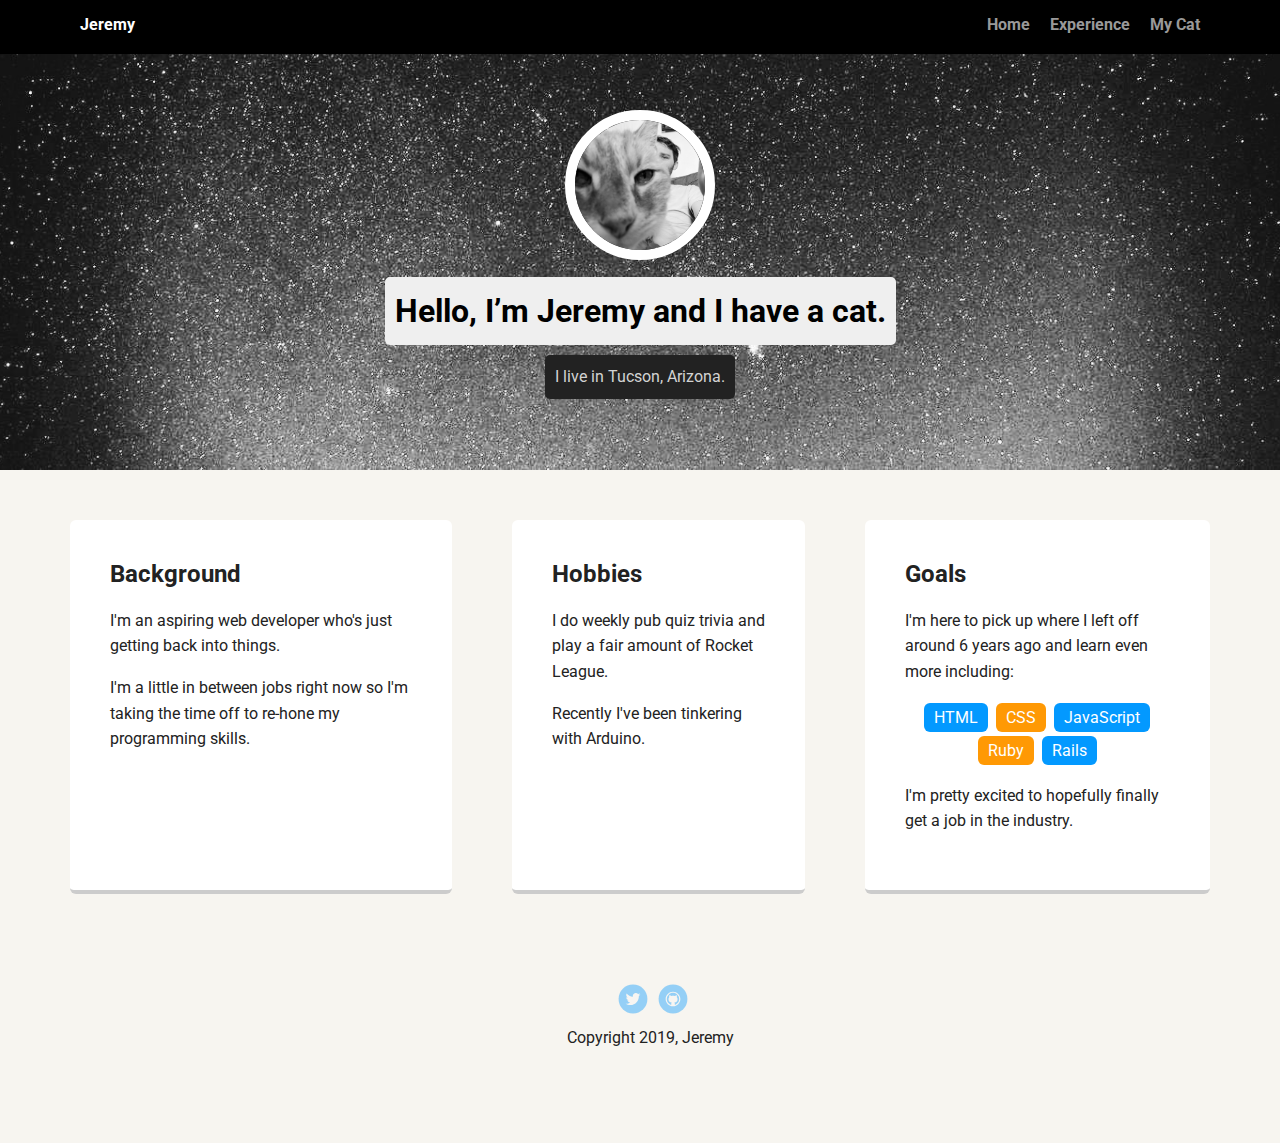
<file: index.html>
<!doctype html>
<html lang="en">

<head>
  <meta charset="utf-8">
  <title>Jeremy's Profile</title>
  <meta name="viewport" content="width=device-width, initial-scale=1.0">
  <link rel="stylesheet" href="styles.css">
  <link href="https://fonts.googleapis.com/css?family=Muli%7CRoboto:400,300,500,700,900" rel="stylesheet">
</head>

<body>

  <div class="main-nav">
    <ul class="nav">
      <li class="name">Jeremy</li>
      <li><a href="index.html">Home</a></li>
      <li><a href="experience.html">Experience</a></li>
      <li><a href="mycat.html">My Cat</a></li>
    </ul>
  </div>

  <header>
    <img src="images/me.jpg" alt="Picture of Jeremy and his cat" class="profile-image">
    <h1 class="tag name">Hello, I’m Jeremy and I have a cat.</h1>
    <p class="tag location">I live in Tucson, Arizona.</p>
  </header>

  <main class="flex">
    <div class="card">
      <h2>Background</h2>
      <p>I'm an aspiring web developer who's just getting back into things.</p>
      <p>I'm a little in between jobs right now so I'm taking the time off to re-hone my programming skills.</p>
    </div>

    <div class="card">
      <h2>Hobbies</h2>
      <p>I do weekly pub quiz trivia and play a fair amount of Rocket League.</p>
      <p>Recently I've been tinkering with Arduino.</p>
    </div>

    <div class="card">
      <h2>Goals</h2>
      <p>I'm here to pick up where I left off around 6 years ago and learn even more including:</p>
      <ul class="skills">
        <li>HTML</li>
        <li>CSS</li>
        <li>JavaScript</li>
        <li>Ruby</li>
        <li>Rails</li>
      </ul>
      <p>I'm pretty excited to hopefully finally get a job in the industry.</p>
    </div>

  </main>
  <footer>
    <ul>
      <li><a href="http://www.twitter.com/jeremyandhiscat" target="_blank" class="social twitter">Twitter</a></li>
      <li><a href="https://github.com/JeremyAndHisCat" target="_blank" class="social github">Github</a></li>
    </ul>
    <p class="copyright">Copyright 2019, Jeremy</p>
  </footer>
</body>

</html>
</file>
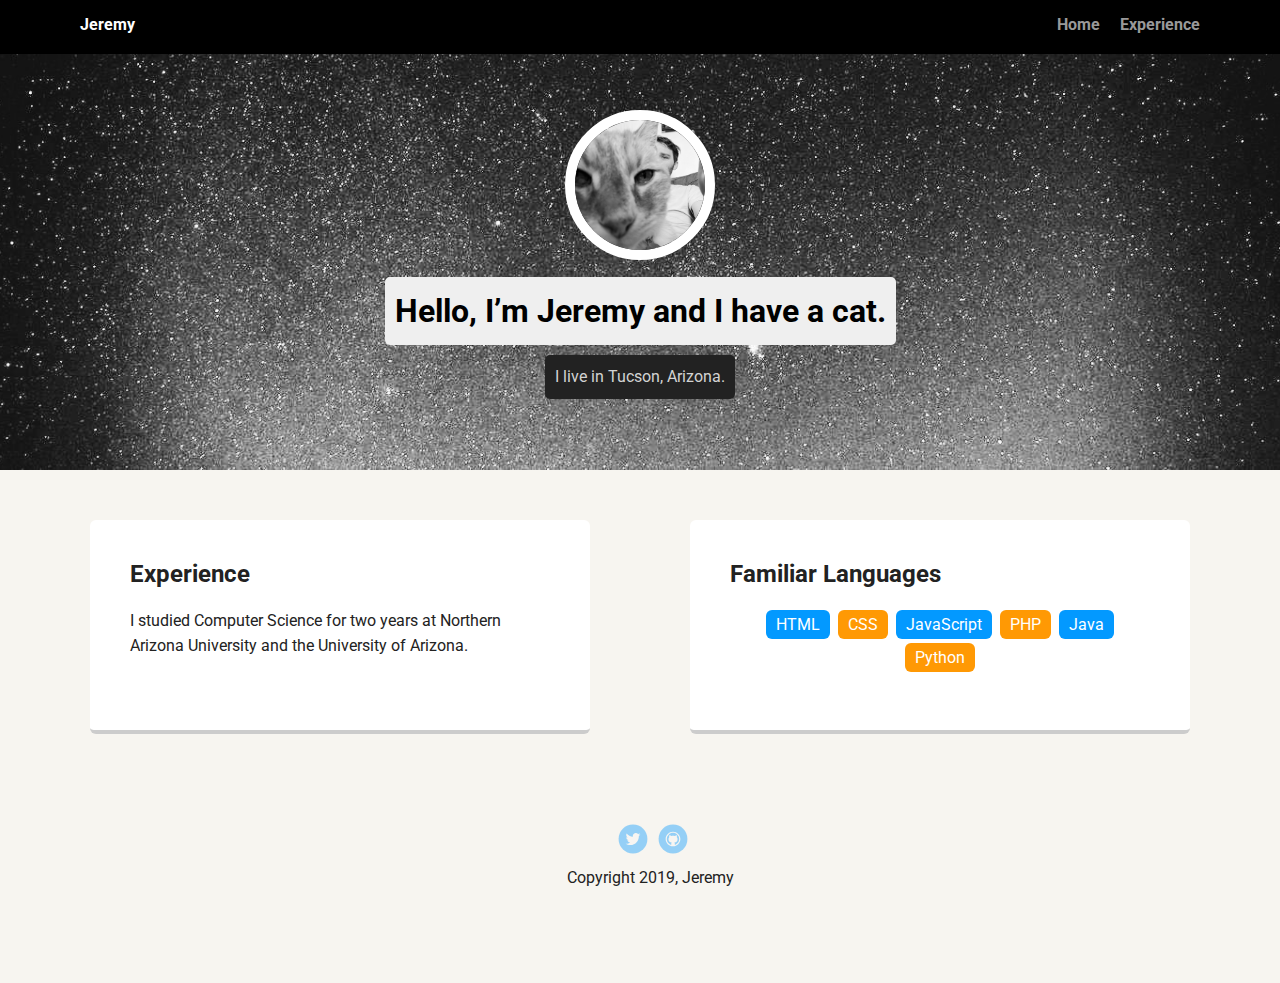
<file: experience.html>
<!doctype html>
<html lang="en">

<head>
    <meta charset="utf-8">
    <title>Jeremy's Profile</title>
    <meta name="viewport" content="width=device-width, initial-scale=1.0">
    <link rel="stylesheet" href="styles.css">
    <link href="https://fonts.googleapis.com/css?family=Muli%7CRoboto:400,300,500,700,900" rel="stylesheet">
</head>

<body>

    <div class="main-nav">
        <ul class="nav">
            <li class="name">Jeremy</li>
            <li><a href="index.html">Home</a></li>
            <li><a href="experience.html">Experience</a></li>
        </ul>
    </div>

    <header>
        <img src="images/me.jpg" alt="Picture of Jeremy and his cat" class="profile-image">
        <h1 class="tag name">Hello, I’m Jeremy and I have a cat.</h1>
        <p class="tag location">I live in Tucson, Arizona.</p>
    </header>

    <main class="flex">
        <div class="card">
            <h2>Experience</h2>
            <p>
                I studied Computer Science for two years at Northern Arizona University and the University of Arizona.
            </p>
        </div>

        <div class="card">
            <h2>Familiar Languages</h2>
            <ul class="skills">
                <li>HTML</li>
                <li>CSS</li>
                <li>JavaScript</li>
                <li>PHP</li>
                <li>Java</li>
                <li>Python</li>
            </ul>
        </div>

    </main>
    <footer>
        <ul>
            <li><a href="http://www.twitter.com/jeremyandhiscat" target="_blank" class="social twitter">Twitter</a></li>
            <li><a href="https://github.com/JeremyAndHisCat" target="_blank" class="social github">Github</a></li>
        </ul>
        <p class="copyright">Copyright 2019, Jeremy</p>
    </footer>
</body>

</html>
</file>
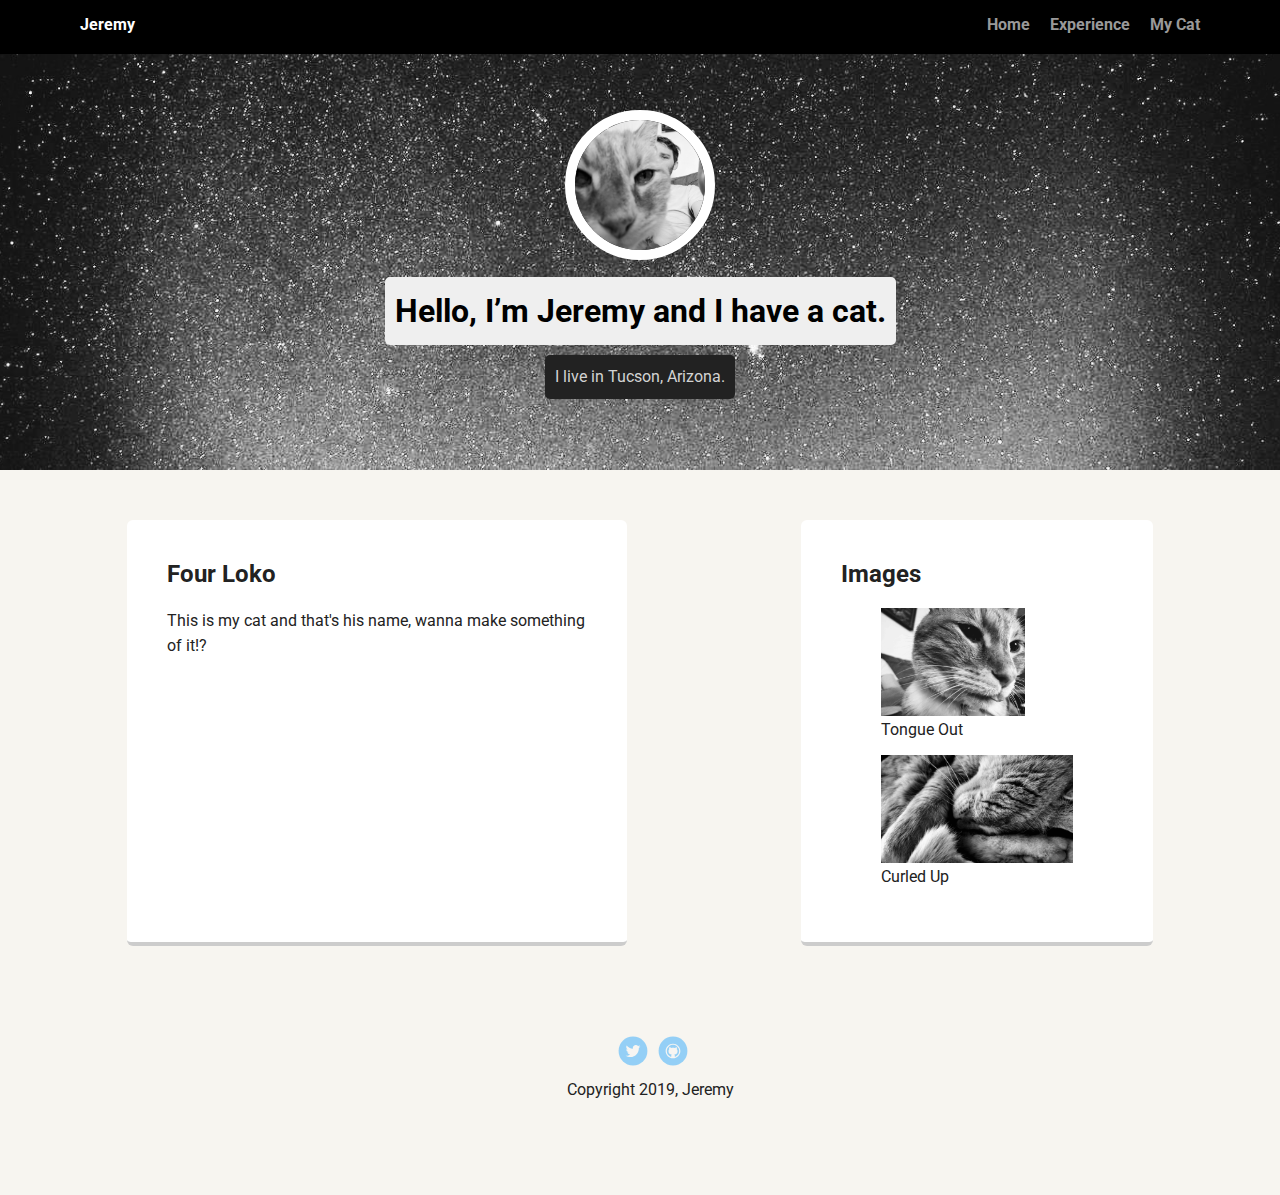
<file: mycat.html>
<!doctype html>
<html lang="en">

<head>
    <meta charset="utf-8">
    <title>Jeremy's Profile</title>
    <meta name="viewport" content="width=device-width, initial-scale=1.0">
    <link rel="stylesheet" href="styles.css">
    <link href="https://fonts.googleapis.com/css?family=Muli%7CRoboto:400,300,500,700,900" rel="stylesheet">
</head>

<body>

    <div class="main-nav">
        <ul class="nav">
            <li class="name">Jeremy</li>
            <li><a href="index.html">Home</a></li>
            <li><a href="experience.html">Experience</a></li>
            <li><a href="mycat.html">My Cat</a></li>
        </ul>
    </div>

    <header>
        <img src="images/me.jpg" alt="Picture of Jeremy and his cat" class="profile-image">
        <h1 class="tag name">Hello, I’m Jeremy and I have a cat.</h1>
        <p class="tag location">I live in Tucson, Arizona.</p>
    </header>

    <main class="flex">
        <div class="card">
            <h2>Four Loko</h2>
            <p>This is my cat and that's his name, wanna make something of it!?</p>
        </div>

        <div class="card">
            <h2>Images</h2>
            <div class="card-figures">
                <figure>
                    <img src="images/fourloko1.jpg" alt="Picture of my cat" class="cat-image">
                    <figcaption>Tongue Out</figcaption>
                </figure>
                <figure>
                    <img src="images/fourloko2.jpg" alt="Picture of my cat" class="cat-image">
                    <figcaption>Curled Up</figcaption>
                </figure>
            </div>
        </div>
    </main>
    <footer>
        <ul>
            <li><a href="http://www.twitter.com/jeremyandhiscat" target="_blank" class="social twitter">Twitter</a></li>
            <li><a href="https://github.com/JeremyAndHisCat" target="_blank" class="social github">Github</a></li>
        </ul>
        <p class="copyright">Copyright 2019, Jeremy</p>
    </footer>
</body>

</html>
</file>
<file: styles.css>
/* Global Layout Set-up */
* { 
  box-sizing: border-box;
}
  
body {
  margin: 0;
  padding: 0;
  text-align: center;
  font-family: 'Roboto', sans-serif;
  color: #222;
  background: #f7f5f0;
}
/* Link Styles */

a {
  text-decoration: none;
  color: #999;
}
a:hover {
  color: #6633ff;
}

/* Section Styles */

.main-nav {
  width: 100%;
  background: black;
  min-height: 30px;
  padding: 10px;
  position: fixed;
  text-align: center;
}
.nav {
  display: flex;
  justify-content: space-around;
  font-weight: 700;
  list-style-type: none;
  margin: 0 auto;
  padding: 0;
}

.nav .name {
    display: block;
    margin-right: auto;
    color: white;
}
.nav li {
  padding: 5px 10px 10px 10px;
}
.nav a {
  transition: all .5s;
}
.nav a:hover {
  color: white
}

header {
  text-align: center;
  background: url('images/background.jpg') no-repeat top center ;
  background-size: cover;
  overflow: hidden;
  padding-top: 60px;
}
header {
  line-height: 1.5;
}
header .profile-image {
  margin-top: 50px;
  width: 150px;
  height: 150px;
  border-radius: 50%;
  border: 10px solid white;
  transition: all .5s;
}
header .profile-image:hover {
  transform: scale(1.1) rotate(5deg);
}

.cat-image {
  height: 108px;
}

.tag {
  background-color: #efefef;
  color: black;
  padding: 10px;
  border-radius: 5px;
  display: table;
  margin: 10px auto;
} 
.location {
  background-color: #222;
  color: lightgrey;
}
.card {
  margin: 30px;
  padding: 20px 40px 40px;
  max-width: 500px;
  text-align: left;
  background: #fff;
  border-bottom: 4px solid #ccc;
  border-radius: 6px;
  transition: all .5s;
}
.card:hover {
  border-color: #ff99ff;
}

ul.skills {
  padding: 0;
  text-align: center;
}

.skills li {
  border-radius: 6px;
  display: inline-block;
  background: #ff9904;
  color: white;
  padding: 5px 10px;
  margin: 2px;
}

.skills li:nth-child(odd) {
  background: #0399ff;
}

footer {
  width: 100%;
  min-height: 30px;
  padding: 20px 0 40px 20px;
}

footer .copyright {
  top: -8px;
  font-size: .75em;
}

footer ul {
  list-style-type: none;
  margin: 0;
  padding: 0;
}

footer ul li {
  display: inline-block;
}

a.social {
  display: inline-block;
  text-indent: -9999px;
  margin-left: 5px;
  width: 30px;
  height: 30px;
  background-size: 30px 30px;
  opacity: .4;
  transition: all .5s;
}
a.twitter {
  background-image: url(images/twitter.svg);
}
a.linkedin {
  background-image: url(images/linkedin.svg);
}
a.github {
  background-image: url(images/github.svg);
}
a.social:hover {
  opacity: 1;
}
.clearfix {
  clear: both;
}

/* Styles for larger screens */
@media screen and (min-width: 720px) {
  
  .flex {
      display: -ms-flexbox;      /* TWEENER - IE 10 */
      display: flex; 
      max-width: 1200px;
      -ms-flex-pack: distribute;
      justify-content: space-around;
      margin: 0 auto;
  }

  header {
    min-height: 470px;
  }

  .nav {
    max-width: 1200px;
    padding: 0 30px;
  }


  main {
    padding-top: 20px;
  }

  main p {
    line-height: 1.6em;
  }

  footer {
    font-size: 1.3em;
    max-width: 1200px;
    margin: 40px auto;
  }

}
</file>
